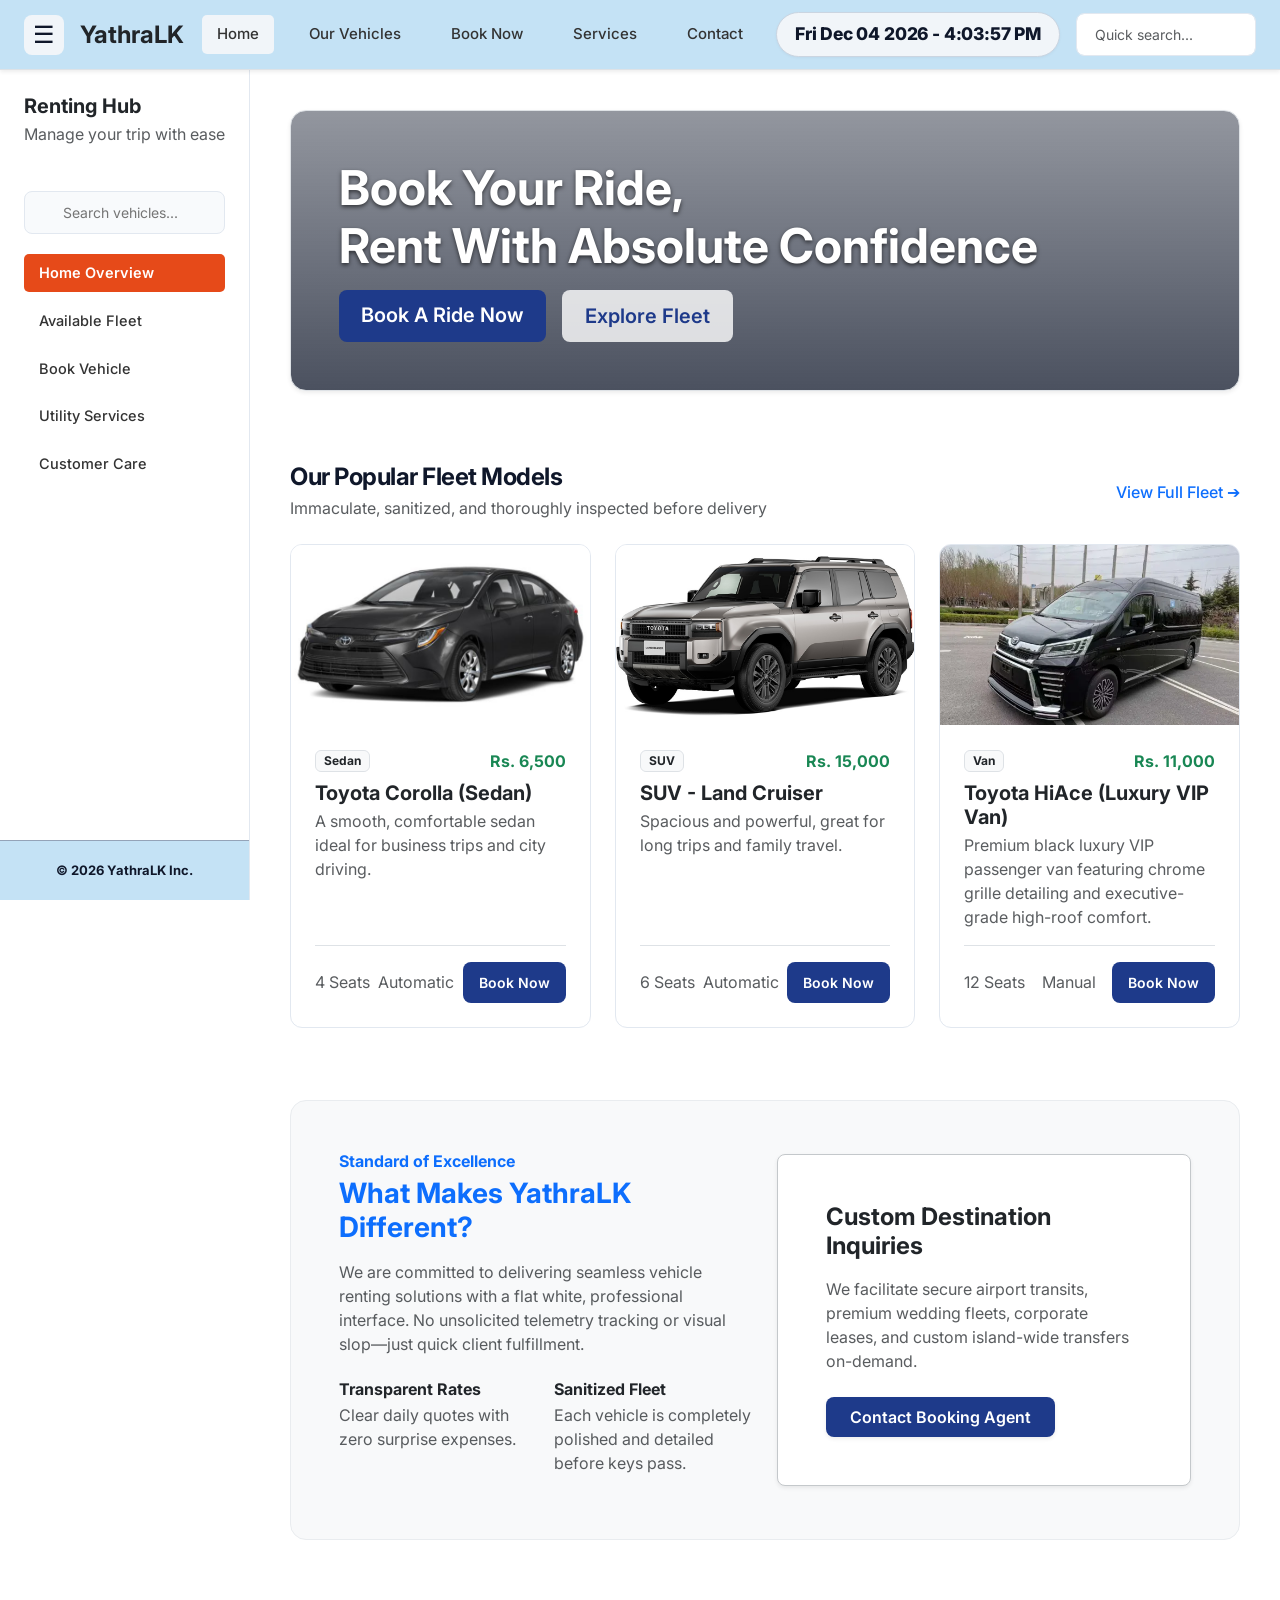
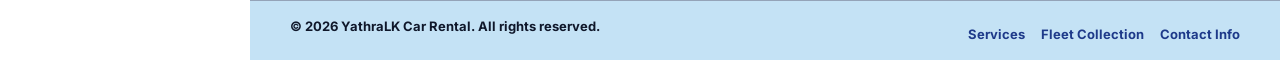
<file: index.html>
<!DOCTYPE html>
<html lang="en">
<head>
    <meta charset="UTF-8">
    <meta name="viewport" content="width=device-width, initial-scale=1.0">
    <title>YathraLK | Clean & Reliable Car Rental</title>
    <link href="https://cdn.jsdelivr.net/npm/bootstrap@5.3.3/dist/css/bootstrap.min.css" rel="stylesheet">
    <link href="style.css" rel="stylesheet">
    <link href="https://fonts.googleapis.com/css2?family=Inter:wght@400;500;600;700&display=swap" rel="stylesheet">
</head>
<body>

    <!--Top Navigation Bar-->
    <header class="top-navbar  border-bottom shadow-sm" style="background-color: #C4E2F5;">
        <div class="d-flex align-items-center gap-3 ">
            <button class="sidebar-toggle-btn" id="sidebar-toggle" title="Toggle Navigation Menu">☰</button>
            <a class="fs-4 fw-bold text-dark text-decoration-none d-flex align-items-center gap-2" href="index.html">
                <span class="fw-bold tracking-tight">YathraLK</span>
            </a>
        </div>
        
        <!-- Top Menu -->
        <div class="top-nav-links">
            <a class="top-nav-link active btn-success" href="index.html">Home</a>
            <a class="top-nav-link" href="vehicles.html">Our Vehicles</a>
            <a class="top-nav-link" href="booking.html">Book Now</a>
            <a class="top-nav-link" href="services.html">Services</a>
            <a class="top-nav-link" href="contact.html">Contact</a>
        </div>

        <!-- Quick Search -->
        <div class="d-flex align-items-center gap-3">
            <div id="live-clock-pill" class="d-none d-lg-flex">
                <span id="nav-clock">Loading current time...</span>
            </div>
            <div class="d-none d-md-block" style="width: 180px;">
                <input type="text" class="form-control form-control-sm global-search-input" placeholder=" Quick search...">
            </div>
        </div>
    </header>

    <div class="d-flex">
        <!-- Left Sidebar -->
        <aside class="sidebar" id="sidebar-menu">
            <div class="mb-4">
                <h5 class="fw-bold text-dark mb-1">Renting Hub</h5>
                <p class="text-muted text-xs">Manage your trip with ease</p>
            </div>

            <!-- Left Sidebar Search -->
            <div class="sidebar-search">
                <input type="text" class="global-search-input" placeholder="Search vehicles...">
            </div>

            <nav class="nav flex-column gap-1">
                <a class="sidebar-link active" href="index.html"> Home Overview</a>
                <a class="sidebar-link" href="vehicles.html"> Available Fleet</a>
                <a class="sidebar-link" href="booking.html"> Book Vehicle</a>
                <a class="sidebar-link" href="services.html"> Utility Services</a>
                <a class="sidebar-link" href="contact.html"> Customer Care</a>
            </nav>

            <div class="sidebar-footer mt-auto pt-4 border-top">
                <p class="mb-0">&copy; 2026 YathraLK Inc.</p>
            </div>
        </aside>

        <!-- Main Content section -->
        <main class="main-content flex-grow-1" id="main-workspace">
            <!-- Banner section-->
            <section class="hero-banner text-start border rounded-4 p-5 mb-5 shadow-sm">
                <div class="max-w-xl">
                    <h1 class="display-5 fw-bold text-white mb-3" style="text-shadow: 0 2px 4px rgba(0,0,0,0.6);">Book Your Ride,<br>Rent With Absolute Confidence</h1>
                    <div class="d-flex gap-3">
                        <a href="booking.html" class="btn btn-brand-primary btn-lg">Book A Ride Now</a>
                        <a href="vehicles.html" class="btn btn-brand-outline btn-lg">Explore Fleet</a>
                    </div>
                </div>
            </section>

            <!-- Popular vehicles content Section-->
            <section class="py-4">
                <div class="d-flex justify-content-between align-items-center mb-4">
                    <div>
                        <h2 class="section-title mb-1">Our Popular Fleet Models</h2>
                        <p class="text-muted text-sm mb-0">Immaculate, sanitized, and thoroughly inspected before delivery</p>
                    </div>
                    <a href="vehicles.html" class="text-primary fw-medium text-sm text-decoration-none">View Full Fleet ➔</a>
                </div>

                <div class="row" id="featured-cars-container">
                </div>
            </section>

            <!-- Value card section -->
            <section class="py-5 bg-light rounded-4 px-4 px-md-5 mt-4 border border-light-subtle">
                <div class="row g-4 align-items-center">
                    <div class="col-lg-6">
                        <span class="text-primary fw-bold text-xs uppercase tracking-wide">Standard of Excellence</span>
                        <h3 class="fw-bold text-primary mt-1 mb-3">What Makes YathraLK Different?</h3>
                        <p class="text-muted text-sm leading-relaxed mb-4">We are committed to delivering seamless vehicle renting solutions with a flat white, professional interface. No unsolicited telemetry tracking or visual slop—just quick client fulfillment.</p>
                        
                        <div class="row g-3">
                            <div class="col-sm-6">
                                <h6 class="fw-bold text-dark mb-1"> Transparent Rates</h6>
                                <p class="text-muted text-xs">Clear daily quotes with zero surprise expenses.</p>
                            </div>
                            <div class="col-sm-6">
                                <h6 class="fw-bold text-dark mb-1">Sanitized Fleet</h6>
                                <p class="text-muted text-xs">Each vehicle is completely polished and detailed before keys pass.</p>
                            </div>
                        </div>
                    </div>
                    <div class="col-lg-6">
                        <div class="p-4 p-md-5 bg-white rounded-3 border border-secondary-subtle shadow-sm h-100 d-flex flex-column justify-content-center">
                            <div>
                                <h4 class="fw-bold text-dark mb-3">Custom Destination Inquiries</h4>
                                <p class="text-muted text-sm leading-relaxed mb-4">We facilitate secure airport transits, premium wedding fleets, corporate leases, and custom island-wide transfers on-demand.</p>
                                <a href="contact.html" class="btn btn-brand-primary btn-md py-2 px-4 shadow-sm fw-semibold">Contact Booking Agent</a>
                            </div>
                        </div>
                    </div>
                </div>
            </section>

            <!-- Footer -->
            <footer class="main-footer pt-5 mt-5 border-top text-muted d-flex flex-wrap justify-content-between text-xs" >
                <p>&copy; 2026 YathraLK Car Rental. All rights reserved.</p>
                <div class="d-flex gap-3">
                    <a href="services.html" class=" text-decoration-none">Services</a>
                    <a href="vehicles.html" class=" text-decoration-none">Fleet Collection</a>
                    <a href="contact.html" class=" text-decoration-none">Contact Info</a>
                </div>
            </footer>
        </main>
    </div>

    <script src="https://cdn.jsdelivr.net/npm/bootstrap@5.3.3/dist/js/bootstrap.bundle.min.js"></script>
    <script src="app.js"></script>
</body>
</html>
</file>
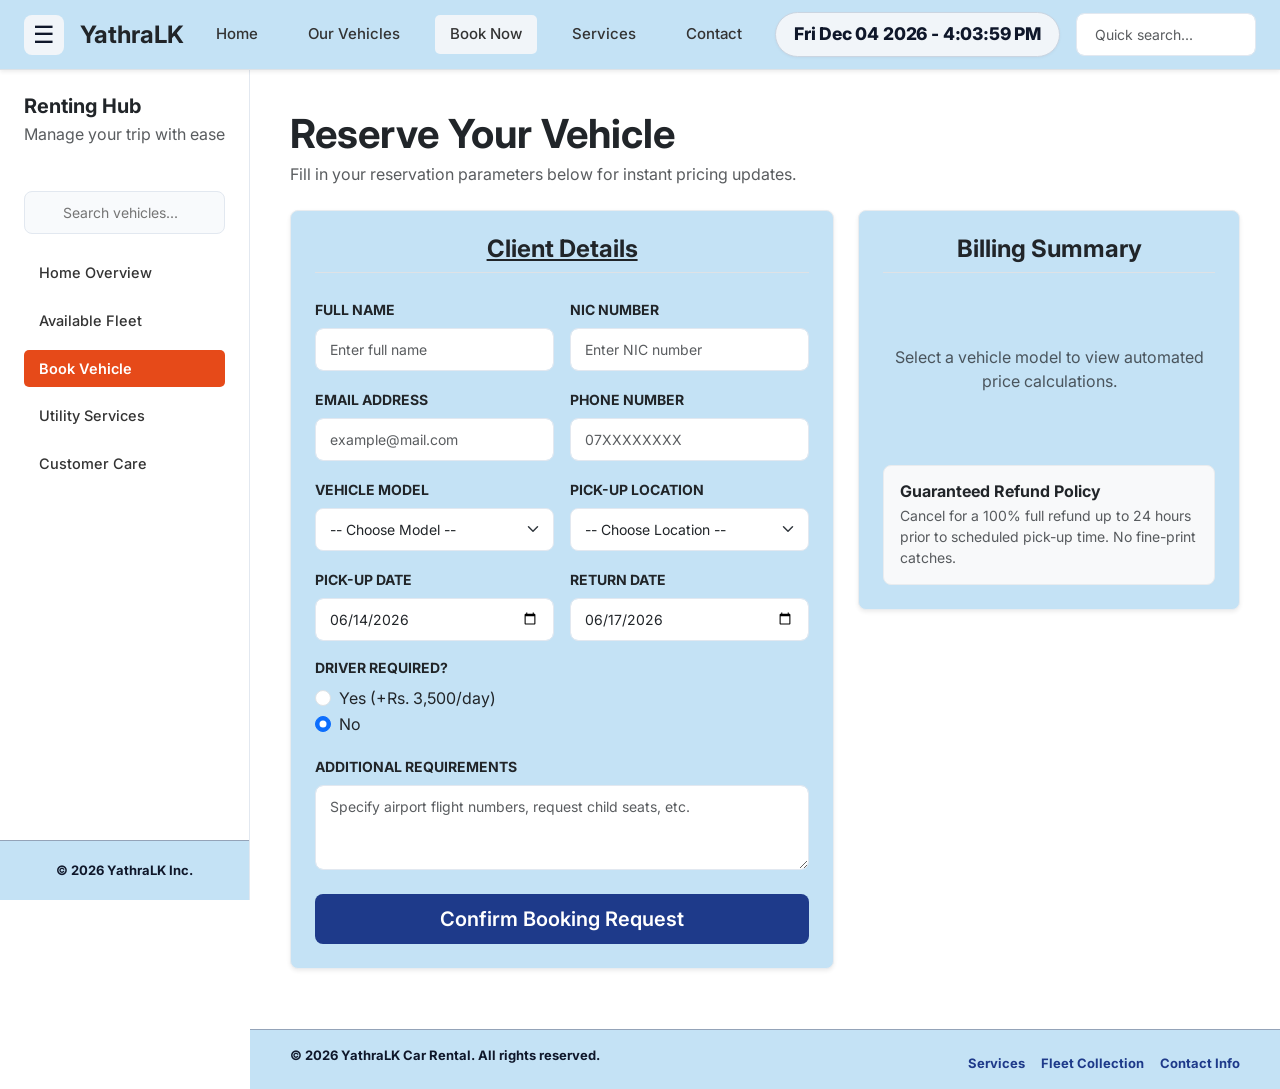
<file: booking.html>
<!DOCTYPE html>
<html lang="en">
<head>
    <meta charset="UTF-8">
    <meta name="viewport" content="width=device-width, initial-scale=1.0">
    <title>Book a Vehicle | YathraLK Reservations</title>
    <link href="https://cdn.jsdelivr.net/npm/bootstrap@5.3.3/dist/css/bootstrap.min.css" rel="stylesheet">
    <link href="style.css" rel="stylesheet">
    <link href="https://fonts.googleapis.com/css2?family=Inter:wght@400;500;600;700&display=swap" rel="stylesheet">
</head>
<body>

    <!--Top Navigation Bar-->
    <header class ="top-navbar  border-bottom shadow-sm" style="background-color: #C4E2F5;">
        <div class="d-flex align-items-center gap-3">
            <button class="sidebar-toggle-btn" id="sidebar-toggle">☰ </button>
            <a class= "fs-4 fw-bold text-dark text-decoration-none d-flex align-items-center gap-2" href="index.html">
                <span> YathraLK</span>
            </a>
        </div>
        
        <!-- Top Menu -->
        <div class="top-nav-links">
            <a class="top-nav-link" href="index.html">  Home</a>
            <a class ="top-nav-link" href="vehicles.html">Our Vehicles</a>
            <a class="top-nav-link active" href="booking.html">Book Now</a>
            <a class ="top-nav-link" href="services.html"> Services</a>
            <a class= "top-nav-link" href="contact.html">Contact</a>
        </div>

        
        <!-- Quick Search -->
        <div class ="d-flex align-items-center gap-3">
            <div id="live-clock-pill" class="d-none d-lg-flex">
                <span id="nav-clock">Loading current time...</span>
            </div>
            <div class= "d-none d-md-block" style="width: 180px;">
                <input type="text" class="form-control form-control-sm global-search-input" placeholder=" Quick search...">
            </div>
        </div>
    </header>

    <div class="d-flex">
        <!-- Left Sidebar -->
        <aside class="sidebar" id="sidebar-menu">
            <div class= "mb-4">
                <h5 class="fw-bold text-dark mb-1">Renting Hub</h5>
                <p class="text-muted text-xs">Manage your trip with ease</p>
            </div>

            <!-- Left Sidebar Search -->
            <div class ="sidebar-search">
                <input type="text" class="global-search-input" placeholder="Search vehicles...">
            </div>

            <nav class="nav flex-column gap-1">
                <a class= "sidebar-link" href="index.html">Home Overview</a>
                <a class="sidebar-link" href="vehicles.html"> Available Fleet</a>
                <a class ="sidebar-link active" href="booking.html"> Book Vehicle</a>
                <a class="sidebar-link" href="services.html"> Utility Services</a>
                <a class="sidebar-link" href="contact.html"> Customer Care</a>
            </nav>

            <div class="sidebar-footer mt-auto pt-4 border-top">
                <p class ="mb-0">&copy; 2026 YathraLK Inc.</p>
            </div>
        </aside>

        <!-- Main content section -->
        <main class="main-content flex-grow-1" id="main-workspace">
            <div class="mb-4 text-start">
                <h1 class="display-6 fw-bold text-dark mb-1">Reserve Your Vehicle</h1>
                <p class="text-muted text-sm mb-0"> Fill in your reservation parameters below for instant pricing updates.</p>
            </div>

            <div class= "row g-4 text-start">
        <!-- Booking form -->
            
                <div class="col-lg-7">
                    <div class="card p-4 border border-light-subtle rounded-3 shadow-sm booking-card-bg ">
                        <h4 class ="fw-bold mb-4 text-dark border-bottom pb-2 text-center"><u> Client Details</u></h4>
                        <form id="bookingForm" novalidate>
    <div class="row g-3">
        <div class="col-md-6">
            <label for="fullName" class="form-label small fw-bold text-uppercase">Full Name</label>
            <input type= "text" class="form-control" id="fullName" placeholder="Enter full name">
            <div class="invalid-feedback" id="errName"></div>
        </div>
        <div class="col-md-6">
            <label for="nicNumber" class="form-label small fw-bold text-uppercase">NIC Number</label>
            <input type= "text" class="form-control" id="nicNumber" placeholder="Enter NIC number">
            <div class="invalid-feedback" id="errNic"></div>
        </div>
        <div class="col-md-6">
            <label for="email" class="form-label small fw-bold text-uppercase">Email Address</label>
            <input type="email" class="form-control" id="email" placeholder="example@mail.com">
            <div class="invalid-feedback" id="errEmail"></div>
        </div>
        <div class="col-md-6">
            <label for="phone" class="form-label small fw-bold text-uppercase">Phone Number</label>
            <input type="text" class="form-control" id="phone" placeholder="07XXXXXXXX">
            <div class="invalid-feedback" id="errPhone"></div>
        </div>
        <div class="col-md-6">
            <label for="vehicleType" class="form-label small fw-bold text-uppercase">Vehicle Model</label>
            <select class="form-select" id="vehicleType">
                <option value="">-- Choose Model --</option>
                <option value="sedan">Toyota Corolla (Sedan) </option>
                <option value ="suv">Toyota Land cruiser (SUV)</option>
                <option value="van">Toyota HiAce (Van)  </option>
                <option value="bike">Honda CB (Motorbike)</option>
                <option value= "luxury">Mercedes-Benz E-Class</option>
                <option value="minibus">Toyota Coaster (Mini Bus)</option>
                <option value="cab">Toyota Hilux (Double Cab)</option>
                <option value="electric">Tesla Model 3 (Premium Electric) </option>
                <option value = "hatchback">Suzuki Swift (Premium Hatchback)</option>
                <option value="crossover">Honda Vezel (Hybrid Crossover)</option>
            </select>
            <div class="invalid-feedback" id="errVehicle"></div>
        </div>
              <div class="col-md-6">
            <label for="location" class="form-label small fw-bold text-uppercase">Pick-up Location</label>
            <select class ="form-select" id="location">
                <option value="">-- Choose Location --</option>
                <option value ="Colombo">Colombo Central Branch</option>
                <option value="Kandy">Kandy District Hub</option>
                <option value ="Galle">Galle Coastal Office</option>
                <option value="Jaffna">Jaffna Northern Branch</option>
                <option value="Negombo">Negombo Coastal Branch</option>
                <option value="Kurunegala">Kurunegala Town Hub</option>
                <option value= "Anuradhapura">Anuradhapura Sacred City Office</option>
                <option value = "Matara">Matara Southern Branch</option>
                <option value="Badulla">Badulla Hill Country Branch</option>
            </select>
            <div class="invalid-feedback" id="errLocation"></div>
        </div>
        <div class="col-md-6">
            <label for="pickupDate" class="form-label small fw-bold text-uppercase">Pick-up Date  </label>
            <input type="date" class="form-control" id="pickupDate" value="2026-06-14">
            <div class="invalid-feedback" id="errPickup"></div>
        </div>
        <div class="col-md-6">
            <label for="returnDate" class="form-label small fw-bold text-uppercase"> Return Date</label>
            <input type  ="date" class="form-control" id="returnDate" value="2026-06-17">
            <div class="invalid-feedback" id="errReturn"></div>
        </div>
        <div class="col-md-6">
            <label class="form-label small fw-bold text-uppercase d-block">Driver Required?</label>
            <div class="mt-2">
                <div class="form-check form-check-inline">
                    <input class="form-check-input" type="radio" name="driver" id="driverYes" value="Yes">
                    <label class="form-check-label text-sm" for="driverYes">Yes (+Rs. 3,500/day)</label>
                </div>
                <div class="form-check form-check-inline">
                    <input class= "form-check-input" type="radio" name="driver" id="driverNo" value= "No" checked>
                    <label class="form-check-label text-sm" for="driverNo">No</label>
                </div>
            </div>
        </div>
        <div class="col-12">
            <label for="message" class="form-label small fw-bold text-uppercase">Additional Requirements</label>
            <textarea class ="form-control" id="message" rows="3" placeholder="Specify airport flight numbers, request child seats, etc."></textarea>
        </div>
    </div>

    <div class="mt-4">
        <button type="submit" class="btn btn-brand-primary btn-lg w-100" id="submitBtn">Confirm Booking Request</button>
    </div>

    <div class="alert alert-success mt-4 p-3 d-none text-center" id="confirmationMsg">
        <strong>Success!</strong> Your reservation request has been received. Our support desk will contact you via email shortly.
    </div>
</form>
                    </div>
                </div>

           <!-- Bill summary -->
                <div class="col-lg-5">
                    <div class= "card p-4 border border-light-subtle rounded-3 booking-card-bg sticky-lg-top shadow-sm" style="top: 94px;">
                        <h4 class="fw-bold mb-4 text-dark border-bottom pb-2 text-center">Billing Summary</h4>
                        
                        <div id ="billingCalculationArea" class="d-none">
                            <div class="d-flex justify-content-between py-2 border-bottom text-sm text-muted">
                                <span>Base Model Rate:</span>
                                <span class="fw-bold text-dark" id="billingBaseRate">Rs. 0 / day</span>
                            </div>
                            <div class="d-flex justify-content-between py-2 border-bottom text-sm text-muted">
                                <span>Rental Duration:</span>
                                <span class ="fw-bold text-dark" id="billingDuration">0 Day(s)</span>
                            </div>
                            <div class="d-flex justify-content-between py-2 border-bottom text-sm text-muted">
                                <span>Chauffeur Service Charge:</span>
                                <span class= "fw-bold text-dark" id="billingDriverCharge">Rs. 0</span>
                            </div>
                            <div class="d-flex justify-content-between py-3 mt-2 text-base">
                                <span class="fw-bold text-dark">Estimated Total:  </span>
                                <span class="fw-bold text-brand-success fs-5 text-success" id="billingTotal">Rs. 0</span>
                            </div>
                        </div>

                        <div id="billingPlaceholderMsg" class="text-center py-5 text-muted text-xs">
                            Select a vehicle model to view automated price calculations.
                        </div>

                        <div class="mt-4 p-3 bg-light rounded-3 text-start border border-light-subtle">
                            <h6 class="fw-bold mb-1 text-xs"> Guaranteed Refund Policy  </h6>
                            <p class="text-muted small mb-0">Cancel for a 100% full refund up to 24 hours prior to scheduled pick-up time. No fine-print catches.  </p>                      
                        </div>
                    </div>
                </div>
            </div>

        <!-- Footer -->
            <footer class ="main-footer pt-5 mt-5 border-top text-muted d-flex flex-wrap justify-content-between text-xs">
                <p>&copy; 2026 YathraLK Car Rental. All rights reserved.</p>
                <div class="d-flex gap-3">
                    <a href="services.html" class=" text-decoration-none">Services</a>
                    <a href= "vehicles.html" class=" text-decoration-none">Fleet Collection</a>
                    <a href="contact.html" class=" text-decoration-none">Contact Info</a>
                </div>
            </footer>
        </main>
    </div>

    
    <script src ="https://cdn.jsdelivr.net/npm/bootstrap@5.3.3/dist/js/bootstrap.bundle.min.js"></script>
    <script src="app.js"></script>
</body>
</html>
</file>
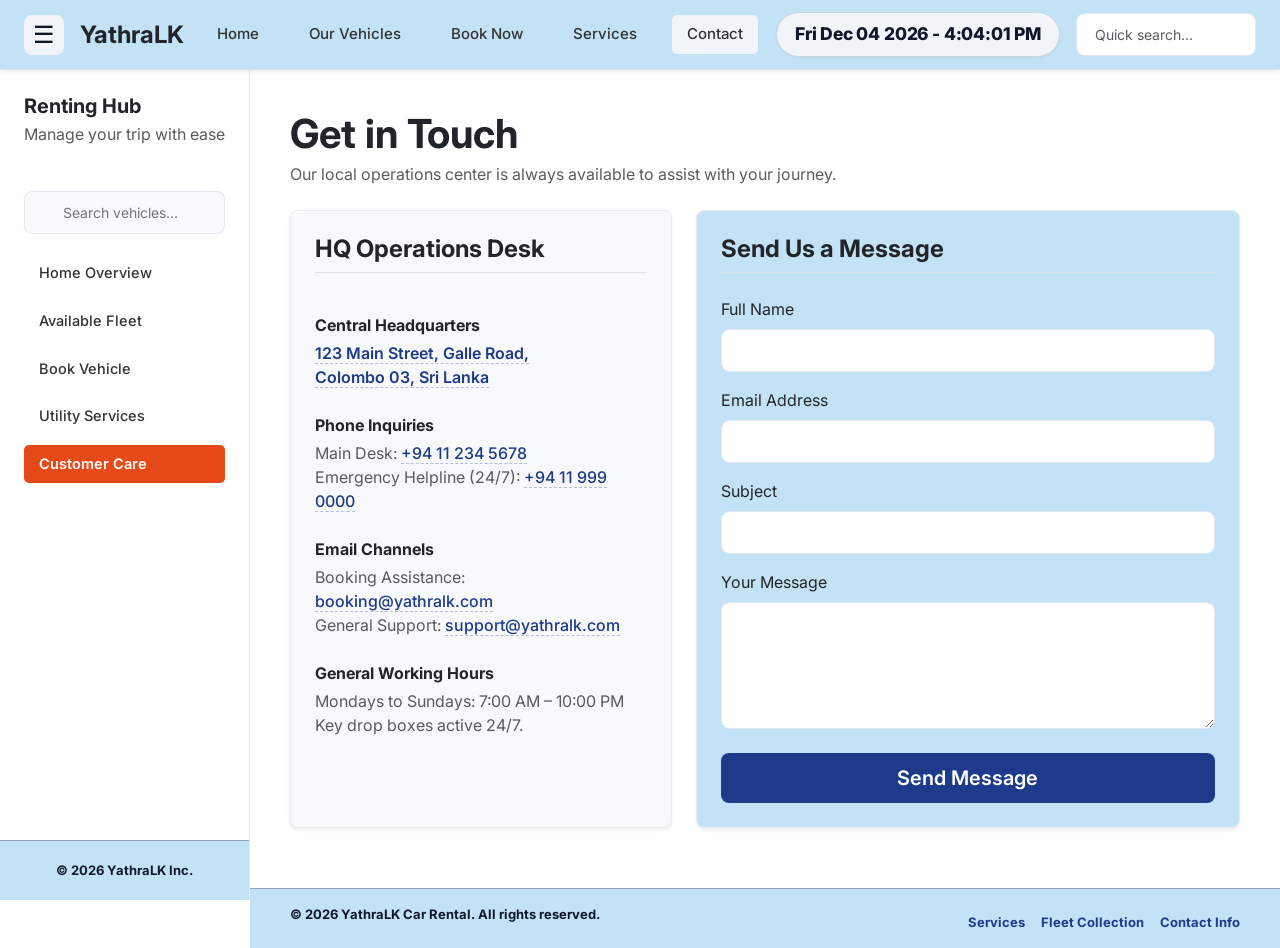
<file: contact.html>
<!DOCTYPE html>
<html lang="en">
<head>
    <meta charset="UTF-8">
    <meta name="viewport" content="width=device-width, initial-scale=1.0">
    <title>Contact Us | YathraLK Branch Offices</title>
    <link href="https://cdn.jsdelivr.net/npm/bootstrap@5.3.3/dist/css/bootstrap.min.css" rel="stylesheet">
    <link href="style.css" rel="stylesheet">
    <link href="https://fonts.googleapis.com/css2?family=Inter:wght@400;500;600;700&display=swap" rel="stylesheet">
</head>

<body>

    <!-- Top Navigation Bar -->
    <header class="top-navbar border-bottom shadow-sm" style="background-color: #C4E2F5;">
        <div class="d-flex align-items-center gap-3">
            <button class="sidebar-toggle-btn" id="sidebar-toggle" title="Toggle Navigation Menu">☰</button>
            <a class="fs-4 fw-bold text-dark text-decoration-none d-flex align-items-center gap-2" href="index.html">
                <span class="fw-bold tracking-tight">YathraLK</span>
            </a>
        </div>

        <!-- Top Menu -->
        <div class="top-nav-links">
            <a class="top-nav-link" href="index.html">Home</a>
            <a class="top-nav-link" href="vehicles.html">Our Vehicles</a>
            <a class="top-nav-link" href="booking.html">Book Now</a>
            <a class="top-nav-link" href="services.html">Services</a>
            <a class="top-nav-link active" href="contact.html">Contact</a>
        </div>

        <!-- Quick Search -->
        <div class="d-flex align-items-center gap-3">
            <div id="live-clock-pill" class="d-none d-lg-flex">
                <span id="nav-clock">Loading current time...</span>
            </div>
            <div class="d-none d-md-block" style="width: 180px;">
                <input type="text" class="form-control form-control-sm global-search-input" placeholder=" Quick search...">
            </div>
        </div>
    </header>

    <div class="d-flex">

        <!-- Left Sidebar -->
        <aside class="sidebar" id="sidebar-menu">
            <div class="mb-4">
                <h5 class="fw-bold text-dark mb-1">Renting Hub</h5>
                <p class="text-muted text-xs">Manage your trip with ease</p>
            </div>

            <div class="sidebar-search">
                <input type="text" class="global-search-input" placeholder="Search vehicles...">
            </div>

            <nav class="nav flex-column gap-1">
                <a class="sidebar-link" href="index.html"> Home Overview</a>
                <a class="sidebar-link" href="vehicles.html"> Available Fleet</a>
                <a class="sidebar-link" href="booking.html"> Book Vehicle</a>
                <a class="sidebar-link" href="services.html"> Utility Services</a>
                <a class="sidebar-link active" href="contact.html"> Customer Care</a>
            </nav>

            <div class="sidebar-footer mt-auto pt-4 border-top">
                <p class="mb-0">&copy; 2026 YathraLK Inc.</p>
            </div>
        </aside>

        <!-- Main content section -->
        <main class="main-content flex-grow-1" id="main-workspace">

            <div class="mb-4 text-start">
                <h1 class="display-6 fw-bold text-dark mb-1">Get in Touch</h1>
                <p class="text-muted text-sm mb-0">
                    Our local operations center is always available to assist with your journey.
                </p>
            </div>

            <div class="row g-4 text-start">

                <!-- Contact section -->
                <div class="col-lg-5">
                    <div class="card p-4 border border-light-subtle bg-light rounded-3 h-100 shadow-sm">
                        <h4 class="fw-bold mb-4 text-dark border-bottom pb-2">HQ Operations Desk</h4>

                        <ul class="list-unstyled d-flex flex-column gap-4 text-sm mt-3 text-muted">

                          
                            <li>
                                <strong class="text-dark d-block mb-1"> Central Headquarters</strong>
                                <a href="https://www.google.com/maps/search/?api=1&query=123+Main+Street+Galle+Road+Colombo+03+Sri+Lanka"
                                   target="_blank"
                                   class="text-decoration-none ">
                                    123 Main Street, Galle Road,<br>
                                    Colombo 03, Sri Lanka
                                </a>
                            </li>

                     
                            <li>
                                <strong class="text-dark d-block mb-1"> Phone Inquiries</strong>

                                Main Desk:
                                <a href="tel:+94112345678" class="text-decoration-none ">
                                    +94 11 234 5678
                                </a><br>

                                Emergency Helpline (24/7):
                                <a href="tel:+94119990000" class="text-decoration-none ">
                                    +94 11 999 0000
                                </a>
                            </li>

                    
                            <li>
                                <strong class="text-dark d-block mb-1"> Email Channels</strong>

                                Booking Assistance:
                                <a href="mailto:booking@yathralk.com" class="text-decoration-none ">
                                    booking@yathralk.com
                                </a><br>

                                General Support:
                                <a href="mailto:support@yathralk.com" class="text-decoration-none ">
                                    support@yathralk.com
                                </a>
                            </li>

                            <li>
                                <strong class="text-dark d-block mb-1"> General Working Hours</strong>
                                Mondays to Sundays: 7:00 AM – 10:00 PM<br>
                                Key drop boxes active 24/7.
                            </li>

                        </ul>
                    </div>
                </div>

                <!-- contact form -->
                <div class="col-lg-7">
                    <div class="card p-4 border border-light-subtle booking-card-bg rounded-3 shadow-sm">

                        <h4 class="fw-bold mb-4 text-dark border-bottom pb-2">Send Us a Message</h4>

                        <form id="contactForm" novalidate
                            onsubmit="event.preventDefault(); document.getElementById('contactConfirmation').classList.remove('d-none'); this.reset();">

                            <div class="mb-3">
                                <label class="form-label">Full Name</label>
                                <input type="text" class="form-control" required>
                            </div>

                            <div class="mb-3">
                                <label class="form-label">Email Address</label>
                                <input type="email" class="form-control" required>
                            </div>

                            <div class="mb-3">
                                <label class="form-label">Subject</label>
                                <input type="text" class="form-control" required>
                            </div>

                            <div class="mb-3">
                                <label class="form-label">Your Message</label>
                                <textarea class="form-control" rows="5" required></textarea>
                            </div>

                            <button type="submit" class="btn btn-brand-primary btn-lg w-100 mt-2">
                                Send Message
                            </button>

                            <div id="contactConfirmation" class="alert alert-success mt-3 text-center d-none">
                                <strong>Message Sent!</strong> We will respond within 24 hours.
                            </div>

                        </form>
                    </div>
                </div>

            </div>

            <!-- Footer -->
            <footer class="main-footer pt-5 mt-5 border-top text-muted d-flex flex-wrap justify-content-between text-xs">
                <p>&copy; 2026 YathraLK Car Rental. All rights reserved.</p>
                <div class="d-flex gap-3">
                    <a href="services.html" class=" text-decoration-none">Services</a>
                    <a href="vehicles.html" class=" text-decoration-none">Fleet Collection</a>
                    <a href="contact.html" class=" text-decoration-none">Contact Info</a>
                </div>
            </footer>

        </main>
    </div>

    <script src="https://cdn.jsdelivr.net/npm/bootstrap@5.3.3/dist/js/bootstrap.bundle.min.js"></script>
    <script src="app.js"></script>

</body>
</html>
</file>
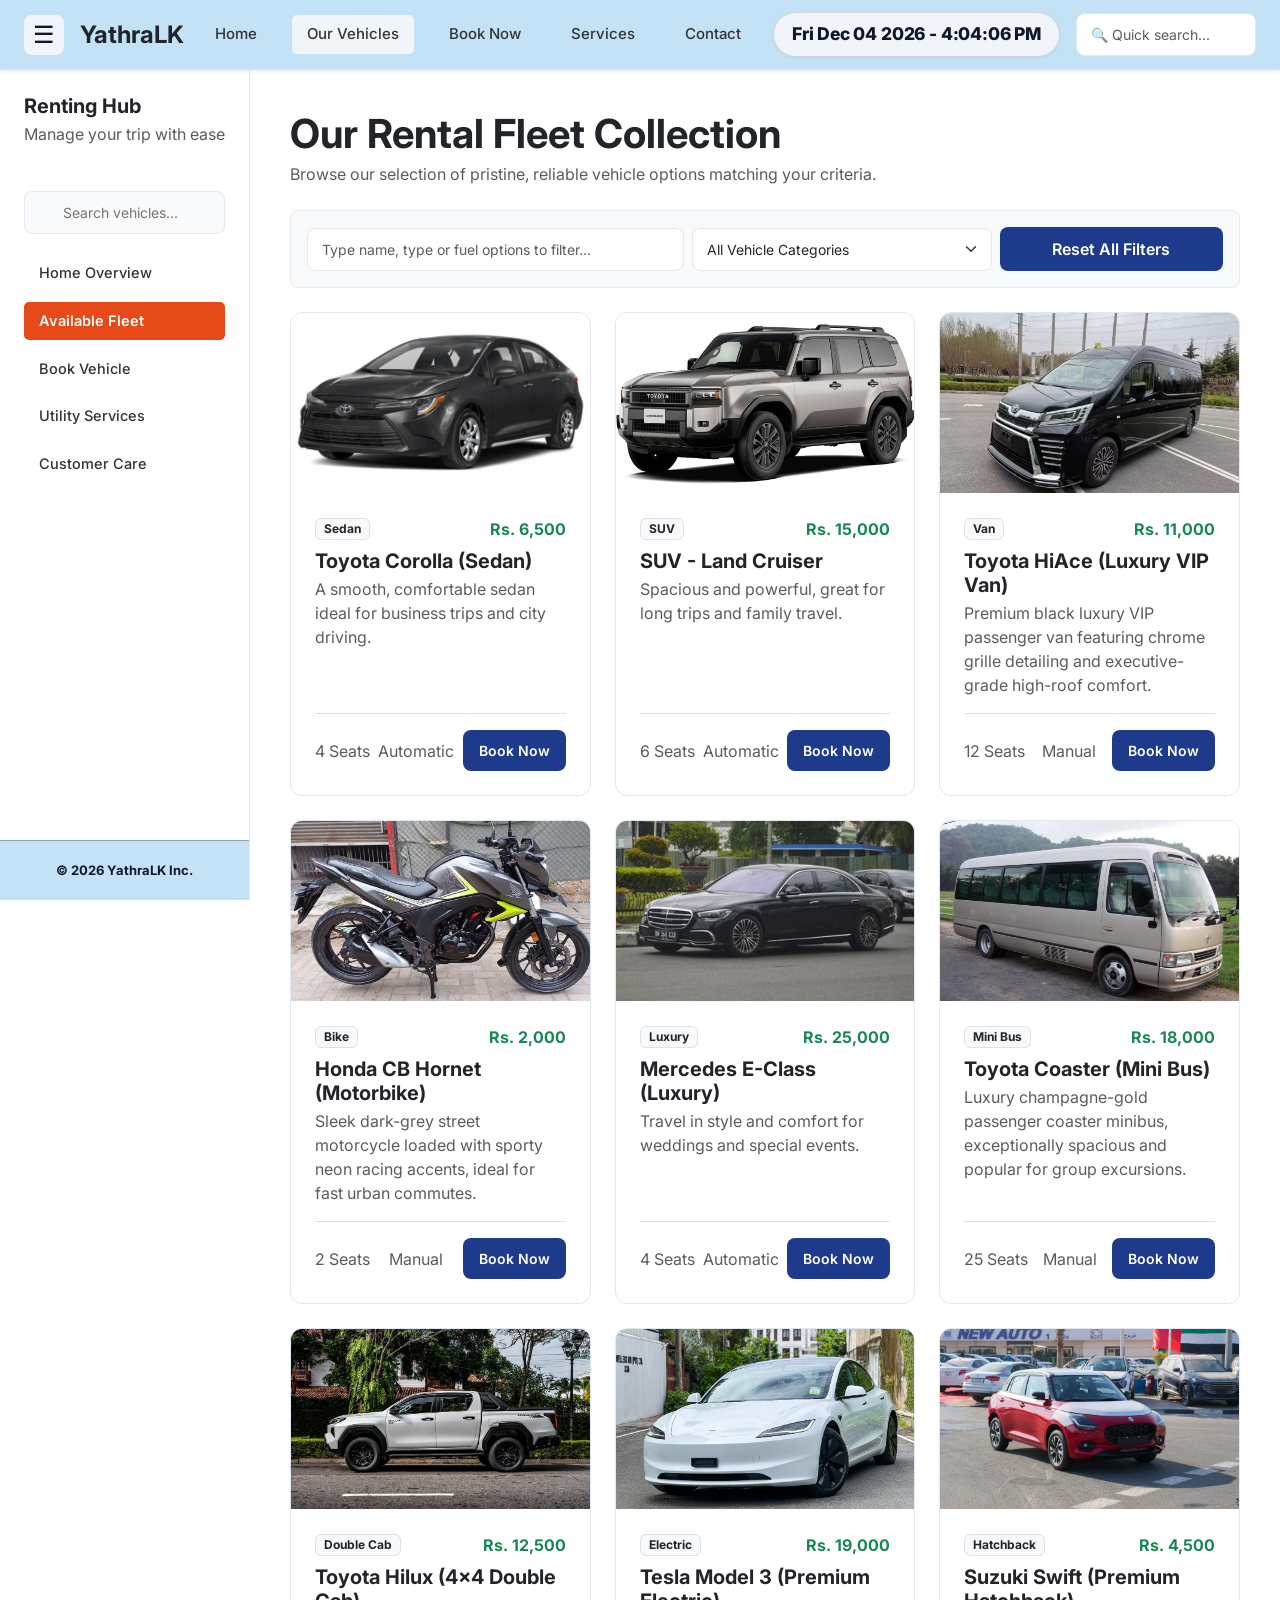
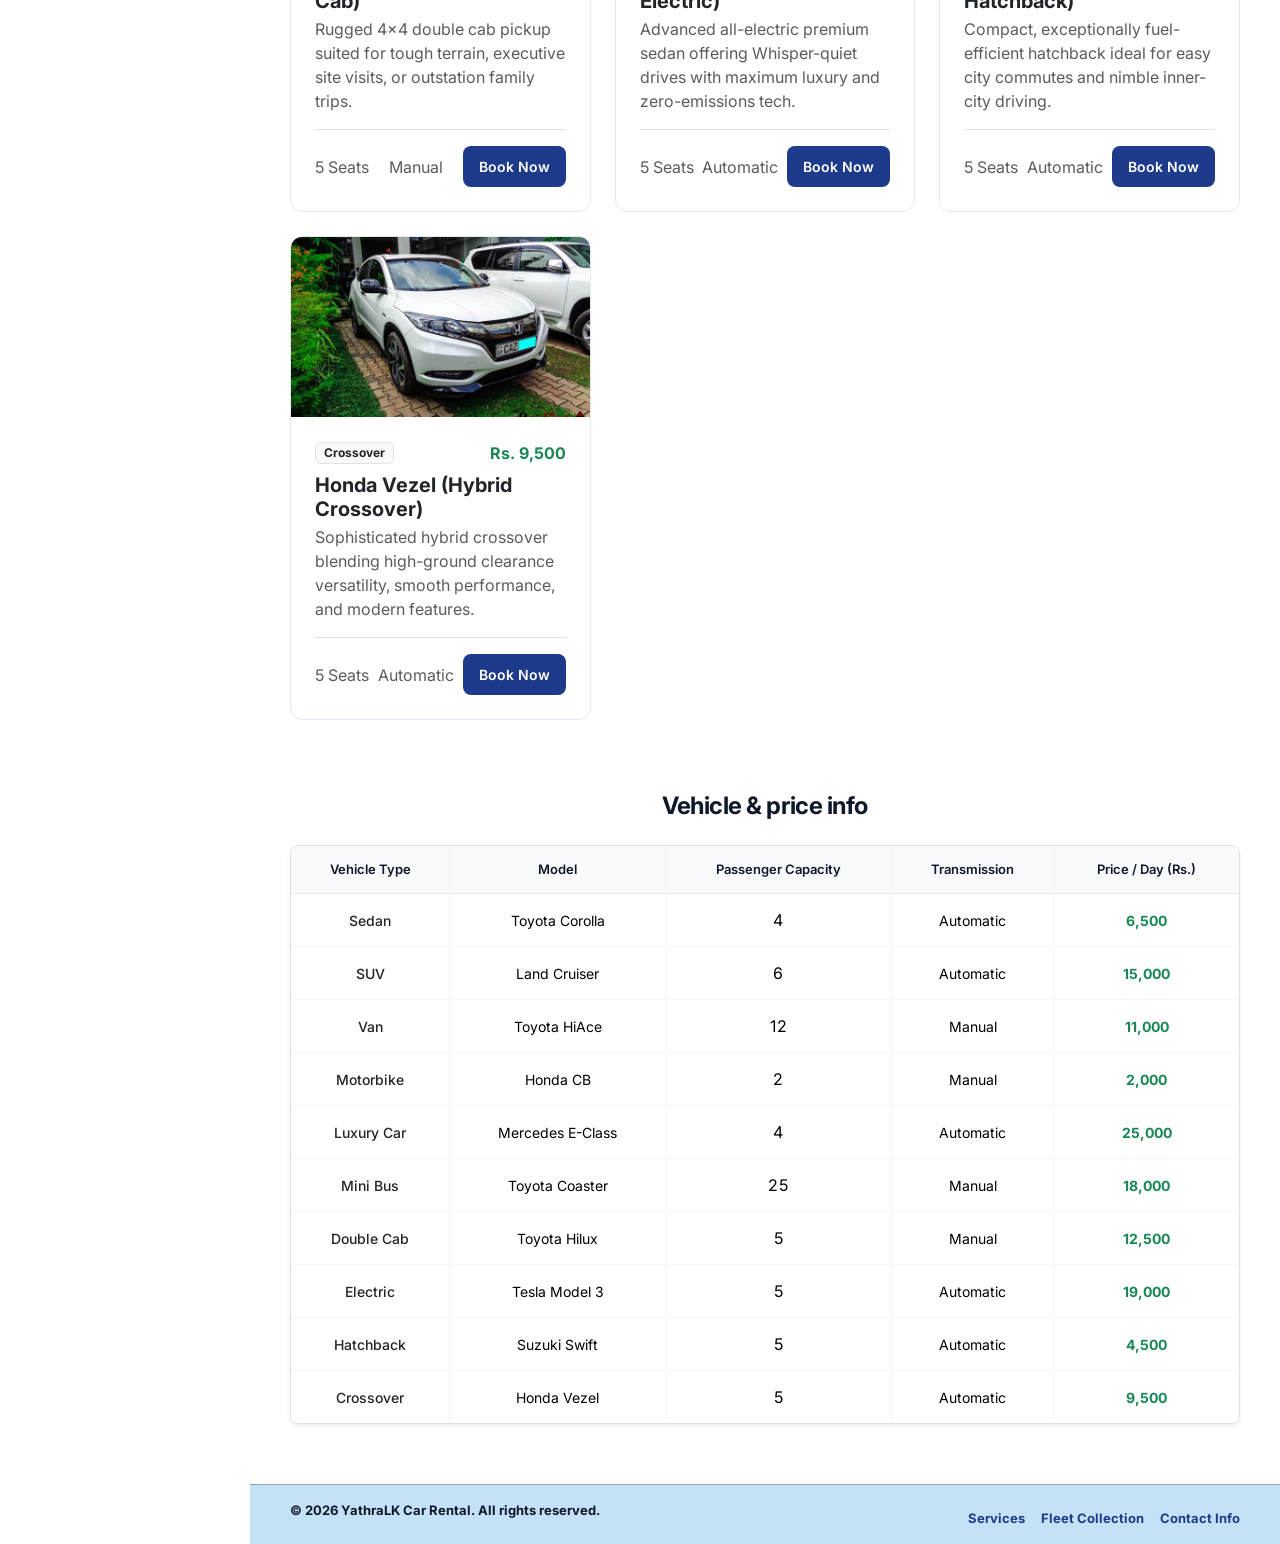
<file: vehicles.html>
<!DOCTYPE html>
<html lang="en">
<head>
    <meta charset="UTF-8">
    <meta name="viewport" content="width=device-width, initial-scale=1.0">
    <title>Our Vehicles | YathraLK Renting Fleet</title>
    <link href="https://cdn.jsdelivr.net/npm/bootstrap@5.3.3/dist/css/bootstrap.min.css" rel="stylesheet">
    <link href="style.css" rel="stylesheet">
    <link href="https://fonts.googleapis.com/css2?family=Inter:wght@400;500;600;700&display=swap" rel="stylesheet">
</head>
<body>

    <!-- Top Navigation Bar-->
    <header class="top-navbar border-bottom shadow-sm" style="background-color: #C4E2F5;">
        <div class="d-flex align-items-center gap-3">
            <button class="sidebar-toggle-btn" id="sidebar-toggle" title="Toggle Navigation Menu">☰</button>
            <a class="fs-4 fw-bold text-dark text-decoration-none d-flex align-items-center gap-2" href="index.html">
                <span class="fw-bold tracking-tight">YathraLK</span>
            </a>
        </div>
        
        <!-- Top Menu -->
        <div class="top-nav-links">
            <a class="top-nav-link" href="index.html">Home</a>
            <a class="top-nav-link active" href="vehicles.html">Our Vehicles</a>
            <a class="top-nav-link" href="booking.html">Book Now</a>
            <a class="top-nav-link" href="services.html">Services</a>
            <a class="top-nav-link" href="contact.html">Contact</a>
        </div>

        <!-- Quick Search -->
        <div class="d-flex align-items-center gap-3">
            <div id="live-clock-pill" class="d-none d-lg-flex">
                <span id="nav-clock">Loading current time...</span>
            </div>
            <div class="d-none d-md-block" style="width: 180px;">
                <input type="text" class="form-control form-control-sm global-search-input" placeholder="🔍 Quick search...">
            </div>
        </div>
    </header>

    <div class="d-flex">
        <!-- Left Sidebar -->
        <aside class="sidebar" id="sidebar-menu">
            <div class="mb-4">
                <h5 class="fw-bold text-dark mb-1">Renting Hub</h5>
                <p class="text-muted text-xs">Manage your trip with ease</p>
            </div>

            <!-- Left Sidebar Search -->
            <div class="sidebar-search">
                <input type="text" class="global-search-input" placeholder="Search vehicles...">
            </div>

            <nav class="nav flex-column gap-1">
                <a class="sidebar-link" href="index.html"> Home Overview</a>
                <a class="sidebar-link active" href="vehicles.html"> Available Fleet</a>
                <a class="sidebar-link" href="booking.html"> Book Vehicle</a>
                <a class="sidebar-link" href="services.html"> Utility Services</a>
                <a class="sidebar-link" href="contact.html"> Customer Care</a>
            </nav>

            <div class="sidebar-footer mt-auto pt-4 border-top">
                <p class="mb-0">&copy; 2026 YathraLK Inc.</p>
            </div>
        </aside>

        <!-- Main Content section -->
        <main class="main-content flex-grow-1" id="main-workspace">
            <div class="d-flex flex-wrap justify-content-between align-items-center mb-4 text-start">
                <div>
                    <h1 class="display-6 fw-bold text-dark mb-1">Our Rental Fleet Collection</h1>
                    <p class="text-muted text-sm mb-0">Browse our selection of pristine, reliable vehicle options matching your criteria.</p>
                </div>
            </div>

            <!-- Search filter Bar-->
            <div class="card p-3 mb-4 bg-light border-light-subtle rounded-3 text-start">
                <div class="row g-2 align-items-center">
                    <div class="col-md-5">
                        <input type="text" class="form-control global-search-input" placeholder="Type name, type or fuel options to filter...">
                    </div>
                    <div class="col-md-4">
                        <select class="form-select" id="vehicle-type-filter" onchange="filterGlobalWorkspace(this.value)">
                            <option value="">All Vehicle Categories</option>
                            <option value="Sedan">Sedans Only</option>
                            <option value="SUV">SUVs Only</option>
                            <option value="Van">Vans Only</option>
                            <option value="Luxury">Luxury Cars</option>
                            <option value="Bike">Motorbikes / Bikes</option>
                            <option value="Mini Bus">Mini Buses</option>
                            <option value="Double Cab">Double Cabs</option>
                            <option value="Electric">Electric Cars</option>
                            <option value="Hatchback">Hatchbacks</option>
                            <option value="Crossover">Crossovers</option>
                        </select>
                    </div>
                    <div class="col-md-3">
                        <button class="btn btn-brand-primary w-100" onclick="resetSearchFilters()">Reset All Filters</button>
                    </div>
                </div>
            </div>

            <!-- Vehicle content section -->
            <div class="row mt-2" id="all-vehicles-container">
            </div>

            <!-- Vehicle data Table -->
            <div class="mt-5 text-start">
                <h3 class="section-title text-center mb-4">Vehicle & price info</h3>
                
                <div class="table-responsive shadow-sm border rounded-3 overflow-hidden">
                    <table class="table align-middle text-center mb-0" style="border: none;">
                        <thead class="table-light">
                            <tr>
                                <th style="font-weight: 600; padding: 14px 12px; border-right: 1px solid #f1f5f9;">Vehicle Type</th>
                                <th style="font-weight: 600; padding: 14px 12px; border-right: 1px solid #f1f5f9;">Model</th>
                                <th style="font-weight: 600; padding: 14px 12px; border-right: 1px solid #f1f5f9;">Passenger Capacity</th>
                                <th style="font-weight: 600; padding: 14px 12px; border-right: 1px solid #f1f5f9;">Transmission</th>
                                <th style="font-weight: 600; padding: 14px 12px;">Price / Day (Rs.)</th>
                            </tr>
                        </thead>
                        <tbody>
                            <tr>
                                <td class="fw-medium text-dark" style="border-right: 1px solid #f1f5f9; padding: 14px 12px;">Sedan</td>
                                <td style="border-right: 1px solid #f1f5f9; padding: 14px 12px;">Toyota Corolla</td>
                                <td style="border-right: 1px solid #f1f5f9; padding: 14px 12px;">4</td>
                                <td style="border-right: 1px solid #f1f5f9; padding: 14px 12px;">Automatic</td>
                                <td class="fw-bold text-success" style="padding: 14px 12px;">6,500</td>
                            </tr>
                            <tr>
                                <td class="fw-medium text-dark" style="border-right: 1px solid #f1f5f9; padding: 14px 12px;">SUV</td>
                                <td style="border-right: 1px solid #f1f5f9; padding: 14px 12px;">Land Cruiser</td>
                                <td style="border-right: 1px solid #f1f5f9; padding: 14px 12px;">6</td>
                                <td style="border-right: 1px solid #f1f5f9; padding: 14px 12px;">Automatic</td>
                                <td class="fw-bold text-success" style="padding: 14px 12px;">15,000</td>
                            </tr>
                            <tr>
                                <td class="fw-medium text-dark" style="border-right: 1px solid #f1f5f9; padding: 14px 12px;">Van</td>
                                <td style="border-right: 1px solid #f1f5f9; padding: 14px 12px;">Toyota HiAce</td>
                                <td style="border-right: 1px solid #f1f5f9; padding: 14px 12px;">12</td>
                                <td style="border-right: 1px solid #f1f5f9; padding: 14px 12px;">Manual</td>
                                <td class="fw-bold text-success" style="padding: 14px 12px;">11,000</td>
                            </tr>
                            <tr>
                                <td class="fw-medium text-dark" style="border-right: 1px solid #f1f5f9; padding: 14px 12px;">Motorbike</td>
                                <td style="border-right: 1px solid #f1f5f9; padding: 14px 12px;">Honda CB</td>
                                <td style="border-right: 1px solid #f1f5f9; padding: 14px 12px;">2</td>
                                <td style="border-right: 1px solid #f1f5f9; padding: 14px 12px;">Manual</td>
                                <td class="fw-bold text-success" style="padding: 14px 12px;">2,000</td>
                            </tr>
                            <tr>
                                <td class="fw-medium text-dark" style="border-right: 1px solid #f1f5f9; padding: 14px 12px;">Luxury Car</td>
                                <td style="border-right: 1px solid #f1f5f9; padding: 14px 12px;">Mercedes E-Class</td>
                                <td style="border-right: 1px solid #f1f5f9; padding: 14px 12px;">4</td>
                                <td style="border-right: 1px solid #f1f5f9; padding: 14px 12px;">Automatic</td>
                                <td class="fw-bold text-success" style="padding: 14px 12px;">25,000</td>
                            </tr>
                            <tr>
                                <td class="fw-medium text-dark" style="border-right: 1px solid #f1f5f9; padding: 14px 12px;">Mini Bus</td>
                                <td style="border-right: 1px solid #f1f5f9; padding: 14px 12px;">Toyota Coaster</td>
                                <td style="border-right: 1px solid #f1f5f9; padding: 14px 12px;">25</td>
                                <td style="border-right: 1px solid #f1f5f9; padding: 14px 12px;">Manual</td>
                                <td class="fw-bold text-success" style="padding: 14px 12px;">18,000</td>
                            </tr>
                            <tr>
                                <td class="fw-medium text-dark" style="border-right: 1px solid #f1f5f9; padding: 14px 12px;">Double Cab</td>
                                <td style="border-right: 1px solid #f1f5f9; padding: 14px 12px;">Toyota Hilux</td>
                                <td style="border-right: 1px solid #f1f5f9; padding: 14px 12px;">5</td>
                                <td style="border-right: 1px solid #f1f5f9; padding: 14px 12px;">Manual</td>
                                <td class="fw-bold text-success" style="padding: 14px 12px;">12,500</td>
                            </tr>
                            <tr>
                                <td class="fw-medium text-dark" style="border-right: 1px solid #f1f5f9; padding: 14px 12px;">Electric</td>
                                <td style="border-right: 1px solid #f1f5f9; padding: 14px 12px;">Tesla Model 3</td>
                                <td style="border-right: 1px solid #f1f5f9; padding: 14px 12px;">5</td>
                                <td style="border-right: 1px solid #f1f5f9; padding: 14px 12px;">Automatic</td>
                                <td class="fw-bold text-success" style="padding: 14px 12px;">19,000</td>
                            </tr>
                            <tr>
                                <td class="fw-medium text-dark" style="border-right: 1px solid #f1f5f9; padding: 14px 12px;">Hatchback</td>
                                <td style="border-right: 1px solid #f1f5f9; padding: 14px 12px;">Suzuki Swift</td>
                                <td style="border-right: 1px solid #f1f5f9; padding: 14px 12px;">5</td>
                                <td style="border-right: 1px solid #f1f5f9; padding: 14px 12px;">Automatic</td>
                                <td class="fw-bold text-success" style="padding: 14px 12px;">4,500</td>
                            </tr>
                            <tr>
                                <td class="fw-medium text-dark" style="border-right: 1px solid #f1f5f9; padding: 14px 12px;">Crossover</td>
                                <td style="border-right: 1px solid #f1f5f9; padding: 14px 12px;">Honda Vezel</td>
                                <td style="border-right: 1px solid #f1f5f9; padding: 14px 12px;">5</td>
                                <td style="border-right: 1px solid #f1f5f9; padding: 14px 12px;">Automatic</td>
                                <td class="fw-bold text-success" style="padding: 14px 12px;">9,500</td>
                            </tr>
                        </tbody>
                    </table>
                </div>
            </div>

            <!-- Footer -->
            <footer class="main-footer pt-5 mt-5 border-top text-muted d-flex flex-wrap justify-content-between text-xs">
                <p>&copy; 2026 YathraLK Car Rental. All rights reserved.</p>
                <div class="d-flex gap-3">
                    <a href="services.html" class="text-muted text-decoration-none">Services</a>
                    <a href="vehicles.html" class="text-muted text-decoration-none">Fleet Collection</a>
                    <a href="contact.html" class="text-muted text-decoration-none">Contact Info</a>
                </div>
            </footer>
        </main>
    </div>

    <script src="https://cdn.jsdelivr.net/npm/bootstrap@5.3.3/dist/js/bootstrap.bundle.min.js"></script>
    <script src="app.js"></script>
</body>
</html>
</file>
<file: style.css>
:root {
    --primary-color: #1e3a8a; 
    --hover-color: #1d4ed8;
    --accent-color: #10b981;  
    --bg-light: #f8fafc;
    --text-dark: #0f172a;
    --border-light: #e2e8f0;
}

body {
    font-family: 'Inter', -apple-system, BlinkMacSystemFont, "Segoe UI", Roboto, sans-serif;
    background-color: #ffffff;
    color: var(--text-dark);
    margin: 0;
    padding: 0;
}

a {
    text-decoration: none;
    transition: all 0.2s ease;
}


.top-navbar {
    height: 70px;
    background-color: #ffffff;
    border-bottom: 1px solid var(--border-light);
    display: flex;
    align-items: center;
    justify-content: space-between;
    padding: 0 24px;
    position: fixed;
    top: 0;
    left: 0;
    right: 0;
    z-index: 1010;
}

.top-nav-links {
    display: flex;
    gap: 20px;
}

.top-nav-link {
    color: #1e293b;
    font-weight: 700;
    font-size: 15px;
    padding: 8px 14px;
    border-radius: 6px;
    text-decoration: none;
    transition: all 0.2s ease;
}

.top-nav-link:hover, .top-nav-link.active {
    color: var(--primary-color);
    background-color: #f1f5f9;
}


.sidebar-toggle-btn {
    background: none;
    border: none;
    font-size: 24px;
    color: var(--text-dark);
    cursor: pointer;
    display: flex;
    align-items: center;
    justify-content: center;
    width: 40px;
    height: 40px;
    border-radius: 8px;
    background-color: #f1f5f9;
    transition: background-color 0.2s;
}

.sidebar-toggle-btn:hover {
    background-color: #e2e8f0;
}

.sidebar {
    width: 250px;
    height: calc(100vh - 70px);
    position: fixed;
    top: 70px;
    left: 0;
    background-color: #ffffff;
    border-right: 1px solid var(--border-light);
    z-index: 1000;
    padding: 24px;
    display: flex;
    flex-direction: column;
    transition: transform 0.3s ease, margin-left 0.3s ease;
}

.sidebar.collapsed {
    transform: translateX(-250px);
}

.main-content {
    margin-left: 250px;
    padding: 40px;
    min-height: calc(100vh - 70px);
    background-color: #ffffff;
    margin-top: 70px;
    transition: margin-left 0.3s ease;
}

.main-content.expanded {
    margin-left: 0;
}

.sidebar-link {
    display: flex;
    align-items: center;
    gap: 12px;
    padding: 12px 16px;
    color: #475569;
    font-weight: 500;
    border-radius: 8px;
    margin-bottom: 6px;
    font-size: 14.5px;
}

.sidebar-link:hover {
    background-color: #f1f5f9;
    color: var(--primary-color);
}

.sidebar-link.active {
    background-color: #eff6ff;
    color: var(--primary-color);
    font-weight: 600;
}

.sidebar-search {
    position: relative;
    margin-top: 5px;
    margin-bottom: 20px;
}

.sidebar-search input {
    width: 100%;
    padding: 10px 16px 10px 38px;
    font-size: 14px;
    border-radius: 8px;
    border: 1px solid var(--border-light);
    background-color: #f8fafc;
    outline: none;
    transition: all 0.2s;
}

.sidebar-search input:focus {
    border-color: var(--primary-color);
    background-color: #ffffff;
    box-shadow: 0 0 0 3px rgba(30, 58, 138, 0.15);
}

.sidebar-search::before {
   
    position: absolute;
    left: 14px;
    top: 50%;
    transform: translateY(-50%);
    font-size: 14px;
    pointer-events: none;
    opacity: 0.6;
}


.hero-banner {
    background-color: #f8fafc;
    border-radius: 16px;
    padding: 60px 40px;
    margin-bottom: 40px;
    border: 1px solid var(--border-light);
}

.btn-brand-primary {
    background-color: var(--primary-color);
    color: #ffffff;
    font-weight: 600;
    padding: 10px 22px;
    border-radius: 8px;
    border: none;
    transition: all 0.2s;
}

.btn-brand-primary:hover {
    background-color: var(--hover-color);
    color: #ffffff;
    transform: translateY(-1px);
}

.btn-brand-accent {
    background-color: var(--accent-color);
    color: #ffffff;
    font-weight: 600;
    padding: 10px 22px;
    border-radius: 8px;
    border: none;
    transition: all 0.2s;
}

.btn-brand-accent:hover {
    background-color: #059669;
    color: #ffffff;
    transform: translateY(-1px);
}

.btn-brand-outline {
    background-color: rgba(255, 255, 255, 0.8);
    color: var(--primary-color);
    font-weight: 600;
    padding: 10px 22px;
    border-radius: 8px;
    transition: all 0.2s;
}

.btn-brand-outline:hover {
    background-color: #eff6ff;
    color: var(--primary-color);
}


.ride-card {
    background: #ffffff;
    border: 1px solid var(--border-light);
    border-radius: 12px;
    transition: all 0.25s ease;
    overflow: hidden;
}

.ride-card:hover {
    transform: translateY(-3px);
    box-shadow: 0 10px 25px -5px rgba(0, 0, 0, 0.05), 0 8px 10px -6px rgba(0, 0, 0, 0.05);
    border-color: #cbd5e1;
}

.ride-card img {
    height: 180px;
    object-fit: cover;
    width: 100%;
}


.section-title {
    font-size: 24px;
    font-weight: 700;
    color: var(--text-dark);
    margin-bottom: 24px;
    letter-spacing: -0.02em;
}


.form-control, .form-select {
    padding: 10px 14px;
    border-radius: 8px;
    border: 1.5px solid var(--border-light);
    font-size: 14px;
}

.form-control:focus, .form-select:focus {
    border-color: var(--primary-color);
    box-shadow: 0 0 0 3px rgba(30, 58, 138, 0.15);
}


.faq-element {
    background-color: #ffffff;
    border: 1px solid var(--border-light);
    border-radius: 8px;
    padding: 16px;
    margin-bottom: 12px;
}


@media (max-width: 991px) {
    .top-nav-links {
        display: none;
    }

    .sidebar {
        transform: translateX(-250px);
    }

    .sidebar.show-mobile {
        transform: translateX(0);
        box-shadow: 10px 0 30px rgba(0,0,0,0.15);
    }

    .main-content {
        margin-left: 0;
        padding: 24px;
    }
}

  .top-nav-links .top-nav-link,
  .sidebar-link  {
    color: #333333; 
    text-decoration: none; 
    padding: 8px 15px; 
    font-weight: 500; 
    border-radius: 5px; 
    transition: 0.3s; 
}

.top-nav-links .top-nav-link:hover,
.sidebar-link.active  {
    color: #ffffff; 
    background-color: #e64a19; 
}


.col-lg-5 a {
    color: var(--primary-color);
    font-weight: 500;
    text-decoration: none;
    border-bottom: 1px dashed rgba(30, 58, 138, 0.3);
    transition: all 0.2s ease;
}


.col-lg-5 a:hover {
    color: var(--hover-color);
    border-bottom: 1px solid var(--hover-color);
    background-color: rgba(30, 58, 138, 0.05);
    padding: 2px 4px;
    border-radius: 4px;
}


.col-lg-5 a[href^="tel"] {
    color: var(--primary-color);
    border-bottom: 1px dashed rgba(30, 58, 138, 0.3);
}

.col-lg-5 a[href^="tel"]:hover {
    color: var(--hover-color);
    background-color: rgba(30, 58, 138, 0.05);
}


.col-lg-5 a[href^="mailto"] {
    color: var(--primary-color);
    font-weight: 500;
}


.col-lg-5 li:first-child a {
    font-weight: 600;
}

.sidebar-footer {
    background-color: #C4E2F5 !important;
    border-top: 1px solid #94a3b8 !important;
    padding: 16px 24px !important;
    margin-left: -24px !important;
    margin-right: -24px !important;
    margin-bottom: -24px !important;
    font-size: 13px !important;
    color: #0f172a !important;
    font-weight: 700 !important;
    height: 60px !important;
    display: flex;
    align-items: center;
    justify-content: center;
}

.main-footer {
    background-color: #C4E2F5 !important;
    border-top: 1px solid #94a3b8 !important;
    padding: 16px 40px !important;
    margin-left: -40px !important;
    margin-right: -40px !important;
    margin-bottom: -40px !important;
    margin-top: 60px !important;
    font-size: 13px !important;
    color: #0f172a !important;
    font-weight: 700 !important;
    height: 60px !important;
    display: flex;
    align-items: center;
    justify-content: space-between;
}

.main-footer a {
    color: #1e3a8a !important;
    text-decoration: none;
    font-weight: 700 !important;
}

.main-footer a:hover {
    color: #1d4ed8 !important;
    text-decoration: underline;
}
.hero-banner {
    background: linear-gradient(rgba(15, 23, 42, 0.45), rgba(15, 23, 42, 0.75)), url('https://images.unsplash.com/photo-1503376780353-7e6692767b70?q=80&w=3840&auto=format&fit=crop') center/cover no-repeat !important;
    border-radius: 16px;
    position: relative;
    overflow: hidden;
}

.hero-banner > div {
    position: relative;
}


.table {
    border-collapse: separate;
    border-spacing: 0;
    font-size: 14px;
    color: var(--text-dark);
    background-color: #ffffff;
}


.table-responsive {
    border: 1px solid var(--border-light);
    border-radius: 12px;
    overflow: hidden;
    background: #ffffff;
}


.table thead {
    background-color: #f1f5f9;
}

.table thead th {
    font-weight: 600;
    font-size: 13px;
    color: var(--text-dark);
    padding: 14px 12px;
    border-bottom: 1px solid var(--border-light);
}


.table tbody td {
    padding: 14px 12px;
    vertical-align: middle;
    border-bottom: 1px solid #f1f5f9;
}


.table tbody tr {
    transition: all 0.2s ease;
}

.table tbody tr:hover {
    background-color: rgba(30, 58, 138, 0.04);
}


.table-bordered {
    border: none;
}


.table td:nth-child(3) {
    font-size: 16px;
    letter-spacing: 1px;
}


.table tbody tr:last-child td {
    border-bottom: none;
}


.table-responsive {
    box-shadow: 0 6px 18px rgba(0,0,0,0.04);
}


#live-clock-pill {
    font-family: 'Inter', -apple-system, BlinkMacSystemFont, "Segoe UI", Roboto, sans-serif !important;
    font-size: 17.5px !important;
    letter-spacing: -0.01em !important;
    text-transform: none !important;
    font-weight: 800 !important;
    font-style: normal !important;
    color: #0f172a !important;
    background-color: #f1f5f9 !important;
    border: 1px solid #cbd5e1 !important;
    padding: 8px 18px !important;
    border-radius: 50px !important;
    box-shadow: 0 1px 3px rgba(0,0,0,0.04) !important;
    display: inline-flex;
    align-items: center;
    gap: 6px;
    transition: all 0.2s ease-in-out;
}

#live-clock-pill:hover {
    background-color: #e2e8f0 !important;
    border-color: #94a3b8 !important;
    color: #0f172a !important;
    transform: translateY(-1px);
    box-shadow: 0 4px 6px -1px rgba(0, 0, 0, 0.06) !important;
}

#nav-clock {
    font-weight: 800 !important;
    font-style: normal !important;
    color: #0f172a !important;
    letter-spacing: -0.01em !important;
}

.booking-card-bg {
       background-color: #C4E2F5 !important;
   }
</file>
